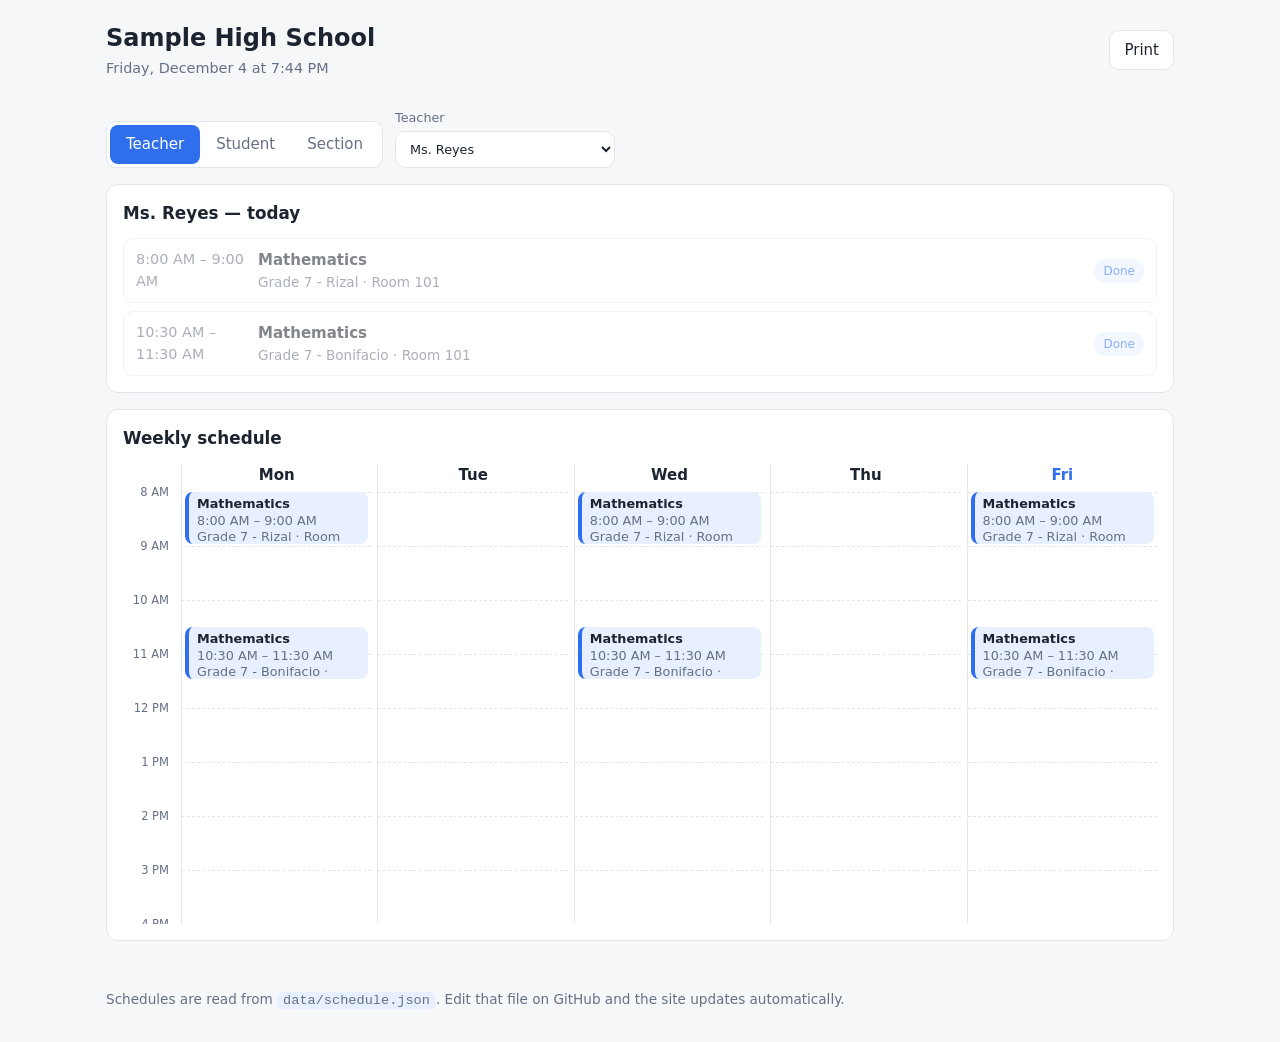
<file: index.html>
<!doctype html>
<html lang="en">
<head>
  <meta charset="utf-8">
  <meta name="viewport" content="width=device-width, initial-scale=1">
  <title>School Schedule</title>
  <link rel="stylesheet" href="style.css">
</head>
<body>
  <header class="top">
    <div>
      <h1 id="school">School Schedule</h1>
      <p class="sub" id="clock"></p>
    </div>
    <button id="print" class="ghost" type="button">Print</button>
  </header>

  <main>
    <section class="controls" aria-label="Choose a schedule">
      <div class="tabs" role="tablist">
        <button role="tab" data-mode="teacher" class="active">Teacher</button>
        <button role="tab" data-mode="student">Student</button>
        <button role="tab" data-mode="section">Section</button>
      </div>
      <label class="pick">
        <span id="pickLabel">Teacher</span>
        <select id="picker"></select>
      </label>
    </section>

    <div id="conflicts" class="conflicts" hidden></div>

    <section class="panel">
      <h2 id="title"></h2>
      <div id="today" class="today"></div>
    </section>

    <section class="panel">
      <h2>Weekly schedule</h2>
      <div id="grid" class="grid"></div>
    </section>
  </main>

  <footer>
    Schedules are read from <code>data/schedule.json</code>. Edit that file on GitHub and the site updates automatically.
  </footer>

  <script src="app.js"></script>
</body>
</html>
</file>
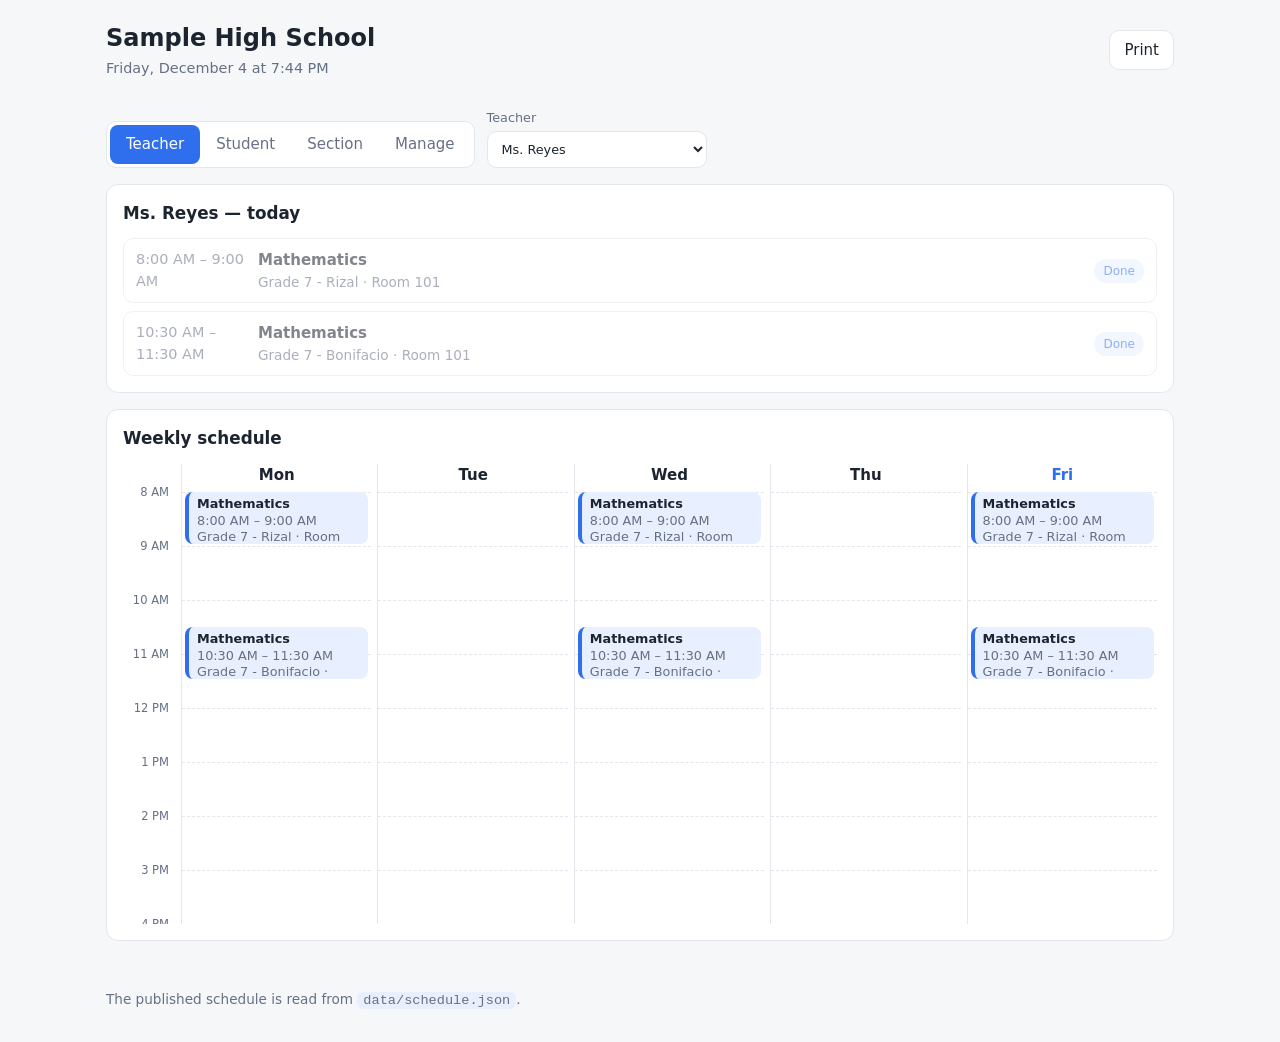
<file: index (1).html>
<!doctype html>
<html lang="en">
<head>
  <meta charset="utf-8">
  <meta name="viewport" content="width=device-width, initial-scale=1">
  <title>School Schedule</title>
  <link rel="stylesheet" href="style.css">
</head>
<body>
  <header class="top">
    <div>
      <h1 id="school">School Schedule</h1>
      <p class="sub" id="clock"></p>
    </div>
    <button id="print" class="ghost" type="button">Print</button>
  </header>

  <main>
    <section class="controls" aria-label="Choose a view">
      <div class="tabs" role="tablist">
        <button role="tab" data-mode="teacher" class="active">Teacher</button>
        <button role="tab" data-mode="student">Student</button>
        <button role="tab" data-mode="section">Section</button>
        <button role="tab" data-mode="manage">Manage</button>
      </div>
      <label class="pick">
        <span id="pickLabel">Teacher</span>
        <select id="picker"></select>
      </label>
    </section>

    <div id="editBanner" class="banner" hidden>
      <div>
        <b>You have changes saved in this browser only.</b>
        To show them to everyone, download <code>schedule.json</code> and upload it to the
        <code>data</code> folder on GitHub (replace the old file).
      </div>
      <div class="banner-actions">
        <button type="button" class="js-download">Download schedule.json</button>
        <button type="button" class="ghost" id="discardBtn">Discard my changes</button>
      </div>
    </div>

    <div id="conflicts" class="conflicts" hidden></div>

    <!-- Viewing schedules -->
    <div id="views">
      <section class="panel">
        <h2 id="title"></h2>
        <div id="today" class="today"></div>
      </section>

      <section class="panel">
        <h2>Weekly schedule</h2>
        <div id="grid" class="grid"></div>
      </section>
    </div>

    <!-- Editing -->
    <div id="manage" hidden>
      <section class="panel">
        <h2>Teachers</h2>
        <form id="teacherForm" class="addform">
          <input id="tName" placeholder="Teacher name" required>
          <input id="tSubject" placeholder="Subject (e.g. Mathematics)" required>
          <button type="submit">Add teacher</button>
        </form>
        <div id="teacherList" class="mlist"></div>
        <p class="hint">Use <b>Assign section</b> on a teacher to give them a section, room, days, and time.</p>
      </section>

      <section class="panel">
        <h2>Sections</h2>
        <form id="sectionForm" class="addform">
          <input id="secName" placeholder="Section name (e.g. Grade 7 - Rizal)" required>
          <button type="submit">Add section</button>
        </form>
        <div id="sectionList" class="mlist"></div>
      </section>

      <section class="panel">
        <h2>Students</h2>
        <form id="studentForm" class="addform">
          <input id="stName" placeholder="Student name" required>
          <select id="sSection" aria-label="Student section"></select>
          <button type="submit">Add student</button>
        </form>
        <div id="studentList" class="mlist"></div>
      </section>

      <section class="panel" id="classPanel">
        <h2 id="classHeading">Assign a teacher to a section</h2>
        <form id="classForm" class="classform">
          <label>Teacher <select id="cTeacher"></select></label>
          <label>Section <select id="cSection"></select></label>
          <label>Subject <input id="cSubject" placeholder="Subject" required></label>
          <label>Room <input id="cRoom" placeholder="Room" required></label>
          <label>Start <input id="cStart" type="time" value="08:00" required></label>
          <label>End <input id="cEnd" type="time" value="09:00" required></label>
          <fieldset>
            <legend>Days</legend>
            <div id="cDays" class="days"></div>
          </fieldset>
          <div class="formbtns">
            <button type="submit" id="classSave">Add class</button>
            <button type="button" class="ghost" id="classCancel" hidden>Cancel edit</button>
          </div>
        </form>
        <div id="classList" class="mlist"></div>
      </section>

      <section class="panel">
        <h2>Save, share, or restore</h2>
        <p class="hint">Edits are saved automatically in this browser. To publish them for everyone,
          download the file and upload it to the <code>data</code> folder on GitHub.</p>
        <div class="formbtns">
          <button type="button" class="js-download">Download schedule.json</button>
          <label class="filebtn ghost">Import schedule.json
            <input id="importFile" type="file" accept=".json,application/json" hidden>
          </label>
          <button type="button" class="ghost danger" id="resetBtn">Discard my changes</button>
        </div>
      </section>
    </div>
  </main>

  <footer>
    The published schedule is read from <code>data/schedule.json</code>.
  </footer>

  <script src="app.js"></script>
</body>
</html>
</file>
<file: style.css>
:root {
  --bg: #f6f7f9;
  --surface: #ffffff;
  --text: #1c2430;
  --muted: #667085;
  --line: #e3e6eb;
  --accent: #2f6fed;
  --accent-soft: #e8f0ff;
  --now: #12805c;
  --now-soft: #def5ea;
  --warn: #b42318;
  --warn-soft: #fdecea;
  --radius: 12px;
}
@media (prefers-color-scheme: dark) {
  :root {
    --bg: #12161c;
    --surface: #1b212a;
    --text: #e8ecf2;
    --muted: #98a2b3;
    --line: #2b3441;
    --accent: #7aa2ff;
    --accent-soft: #1f2b45;
    --now: #4ade9b;
    --now-soft: #14392b;
    --warn: #ff8a80;
    --warn-soft: #3a1f1d;
  }
}

* { box-sizing: border-box; }
body {
  margin: 0;
  background: var(--bg);
  color: var(--text);
  font: 15px/1.5 system-ui, -apple-system, "Segoe UI", Roboto, sans-serif;
}
.top {
  display: flex; justify-content: space-between; align-items: center;
  max-width: 1100px; margin: 0 auto; padding: 20px 16px 8px;
}
h1 { margin: 0; font-size: 1.5rem; }
h2 { margin: 0 0 12px; font-size: 1.05rem; }
.sub { margin: 2px 0 0; color: var(--muted); font-size: .9rem; }
main { max-width: 1100px; margin: 0 auto; padding: 8px 16px 32px; }

.controls { display: flex; flex-wrap: wrap; gap: 12px; align-items: end; margin: 12px 0 16px; }
.tabs { display: flex; background: var(--surface); border: 1px solid var(--line); border-radius: 10px; padding: 3px; }
.tabs button {
  border: 0; background: transparent; color: var(--muted);
  padding: 8px 16px; border-radius: 8px; font: inherit; cursor: pointer;
}
.tabs button.active { background: var(--accent); color: #fff; }
.pick { display: grid; gap: 4px; font-size: .8rem; color: var(--muted); }
select {
  min-width: 220px; padding: 9px 10px; font: inherit; color: var(--text);
  background: var(--surface); border: 1px solid var(--line); border-radius: 10px;
}
.ghost {
  border: 1px solid var(--line); background: var(--surface); color: var(--text);
  padding: 8px 14px; border-radius: 10px; font: inherit; cursor: pointer;
}

.panel {
  background: var(--surface); border: 1px solid var(--line);
  border-radius: var(--radius); padding: 16px; margin-bottom: 16px;
}

.conflicts {
  background: var(--warn-soft); color: var(--warn);
  border: 1px solid var(--warn); border-radius: var(--radius);
  padding: 12px 16px; margin-bottom: 16px; font-size: .9rem;
}
.conflicts ul { margin: 6px 0 0; padding-left: 18px; }

/* Today list */
.today { display: grid; gap: 8px; }
.row {
  display: grid; grid-template-columns: 110px 1fr auto; gap: 12px; align-items: center;
  padding: 10px 12px; border: 1px solid var(--line); border-radius: 10px;
}
.row .time { font-variant-numeric: tabular-nums; color: var(--muted); font-size: .9rem; }
.row .what { font-weight: 600; }
.row .who { color: var(--muted); font-size: .85rem; font-weight: 400; }
.badge { font-size: .75rem; padding: 3px 9px; border-radius: 999px; background: var(--accent-soft); color: var(--accent); }
.row.now { border-color: var(--now); background: var(--now-soft); }
.row.now .badge { background: var(--now); color: #fff; }
.row.done { opacity: .55; }
.empty { color: var(--muted); }

/* Weekly grid */
.grid { display: grid; grid-template-columns: 52px repeat(5, 1fr); gap: 6px; overflow-x: auto; min-width: 0; }
.col { position: relative; min-width: 120px; border-left: 1px solid var(--line); }
.col.times { min-width: 0; border-left: 0; }
.dayhead {
  text-align: center; font-weight: 600; padding-bottom: 6px;
  position: sticky; top: 0;
}
.dayhead.today { color: var(--accent); }
.body { position: relative; }
.hour {
  position: absolute; left: 0; right: 0; border-top: 1px dashed var(--line);
  font-size: .72rem; color: var(--muted);
}
.times .hour { border-top: 0; text-align: right; padding-right: 6px; transform: translateY(-8px); }
.card {
  position: absolute; left: 3px; right: 3px; overflow: hidden;
  background: var(--accent-soft); color: var(--text);
  border-left: 4px solid var(--accent); border-radius: 8px;
  padding: 4px 8px; font-size: .8rem; line-height: 1.3;
}
.card b { display: block; }
.card span { color: var(--muted); }
.card.now { background: var(--now-soft); border-left-color: var(--now); }
.card.clash { background: var(--warn-soft); border-left-color: var(--warn); }

footer { max-width: 1100px; margin: 0 auto; padding: 0 16px 32px; color: var(--muted); font-size: .85rem; }
code { background: var(--accent-soft); padding: 1px 6px; border-radius: 6px; }

@media (max-width: 640px) {
  .row { grid-template-columns: 1fr; gap: 2px; }
  select { min-width: 100%; }
  .pick { width: 100%; }
}
@media print {
  .controls, .ghost, footer, .conflicts { display: none !important; }
  body { background: #fff; }
  .panel { border: 0; padding: 0; }
}
</file>
